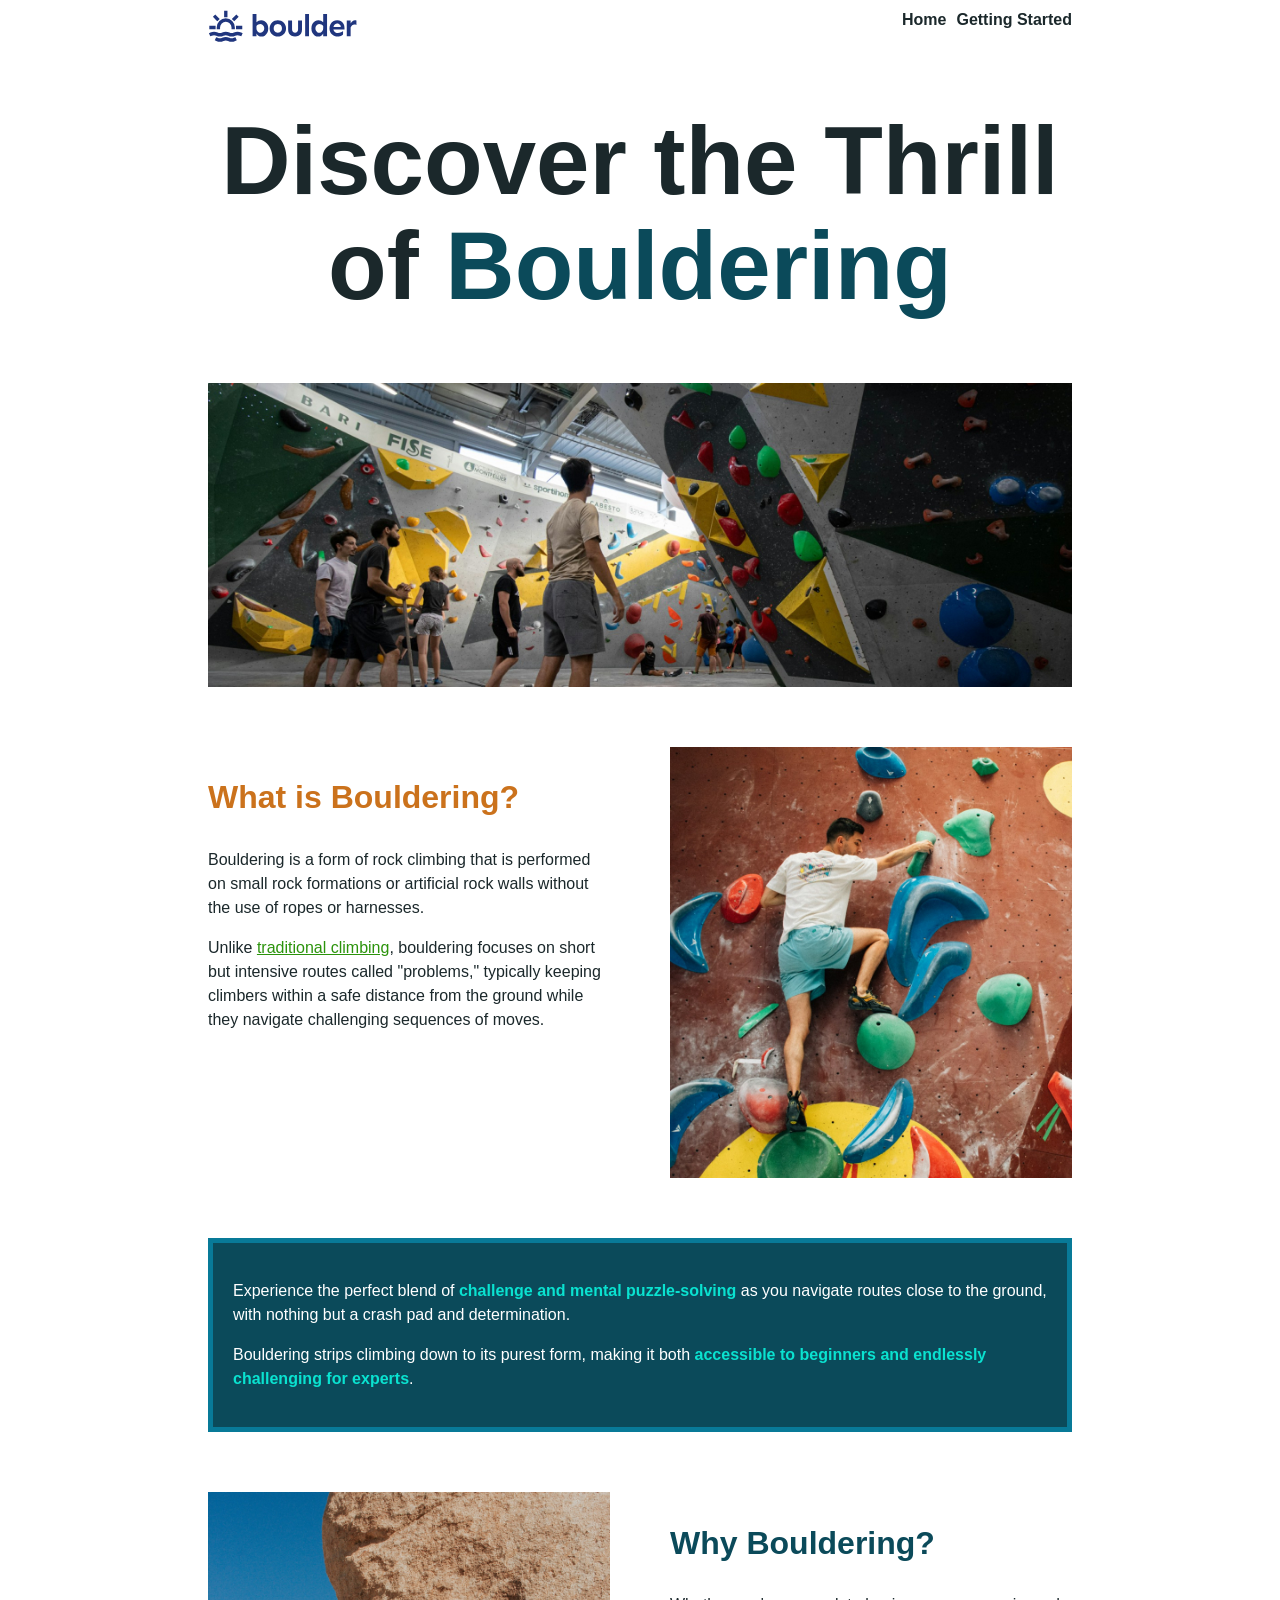
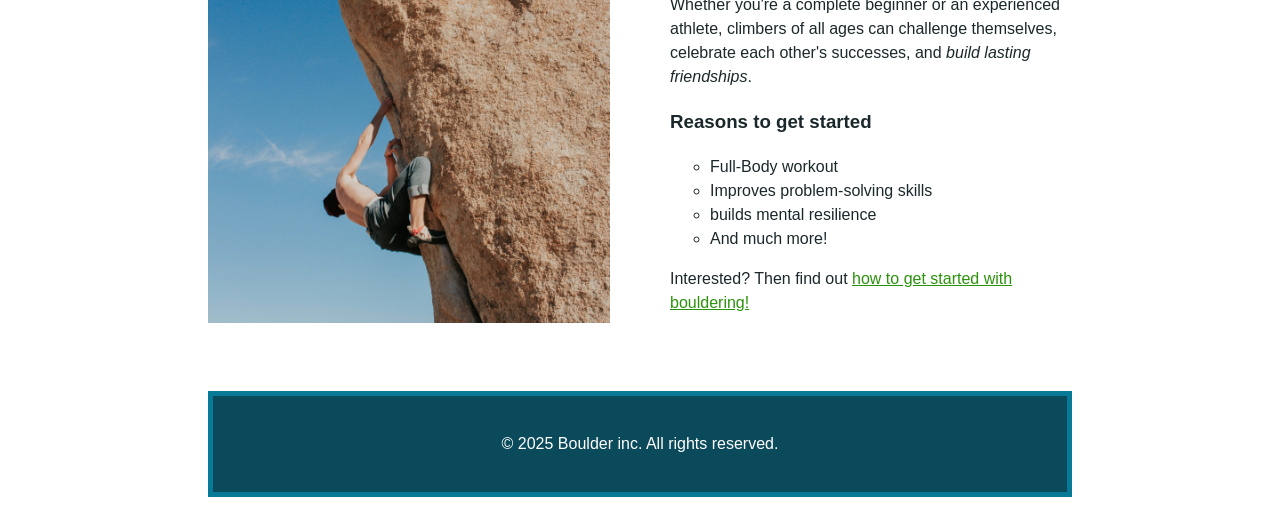
<file: index.html>
<!DOCTYPE html>
<html lang="en">
<head>
    <meta charset="UTF-8">
    <meta name="viewport" content="width=device-width, initial-scale=1.0">
    <link href="css/styles.css" rel="stylesheet">
    <title>Bouldering</title>
</head>
<body>
    <div class="wrapper">
        <header>
            <img src="images/logo.svg" alt="Bouldering Inc" style="width:150px;height:auto;">
        
            <nav class="primary-navigation" aria-label="Primary Navigation">
                <ul>
                    <li><a href="index.html">Home</a></li>
                    <li><a href="getting-started.html">Getting Started</a></li>
                </ul>
            </nav>
        </header>
    </div>
        <main>
            <div class="wrapper">
                <h1>Discover the Thrill of <span class="teal-text">Bouldering</span></h1>
                <img src="images/bouldering-gym.jpg" alt="Bouldering Image" style="width:100%;height:auto;">
            </div>
            <section>
                <div class="wrapper">
                    <div class="two-column-layout">
                        <div>
                            <h2>What is Bouldering?</h2>
                            <p>Bouldering is a form of rock climbing that is performed on small rock formations or artificial rock walls without the use of ropes or harnesses.</p>
                        
                            <p>Unlike <a href="traditionalclimbing.html">traditional climbing</a>, bouldering focuses on short but intensive routes called "problems," typically keeping climbers within a safe distance from the ground while they navigate challenging sequences of moves.</p>
                        </div>
                        <img src="images/what-is-bouldering.jpg" alt="Man attempting a climb">
                    </div>
                </div>                    
                <div class="teal-bg">
                    <div class="wrapper">
                        <p>Experience the perfect blend of <strong>challenge and mental puzzle-solving</strong> as you navigate routes close to the ground, with nothing but a crash pad and determination.</p>
                        <p>Bouldering strips climbing down to its purest form, making it both <strong>accessible to beginners and endlessly challenging for experts</strong>.</p>
                    </div>
                </div>
            </section>
            <div class="wrapper">
                <section>
                    <div class="two-column-layout">
                    <img src="images/why-bouldering.jpg" alt="Climber on a boulder">
                    
                        <div>
                            <h2 class="teal-text">Why Bouldering?</h2>
                            <p>Whether you're a complete beginner or an experienced athlete, climbers of all ages can challenge themselves, celebrate each other's successes, and <em>build lasting friendships</em>.</p>
                                
                                <h3>Reasons to get started</h3>
                                <ul>
                                    <li>Full-Body workout</li>
                                    <li>Improves problem-solving skills</li>
                                    <li>builds mental resilience</li>
                                    <li>And much more!</li>
                                </ul>
                            <p>Interested? Then find out <a href="getting-started.html">how to get started with bouldering!</a></p>
                        </div>
                    </div>
                </section>
            </div>
        </main>
    </div>
        <footer class="teal-bg">
            <p>&copy; 2025 Boulder inc. All rights reserved.</p>
        </footer>
    
</body>
</html>
</file>
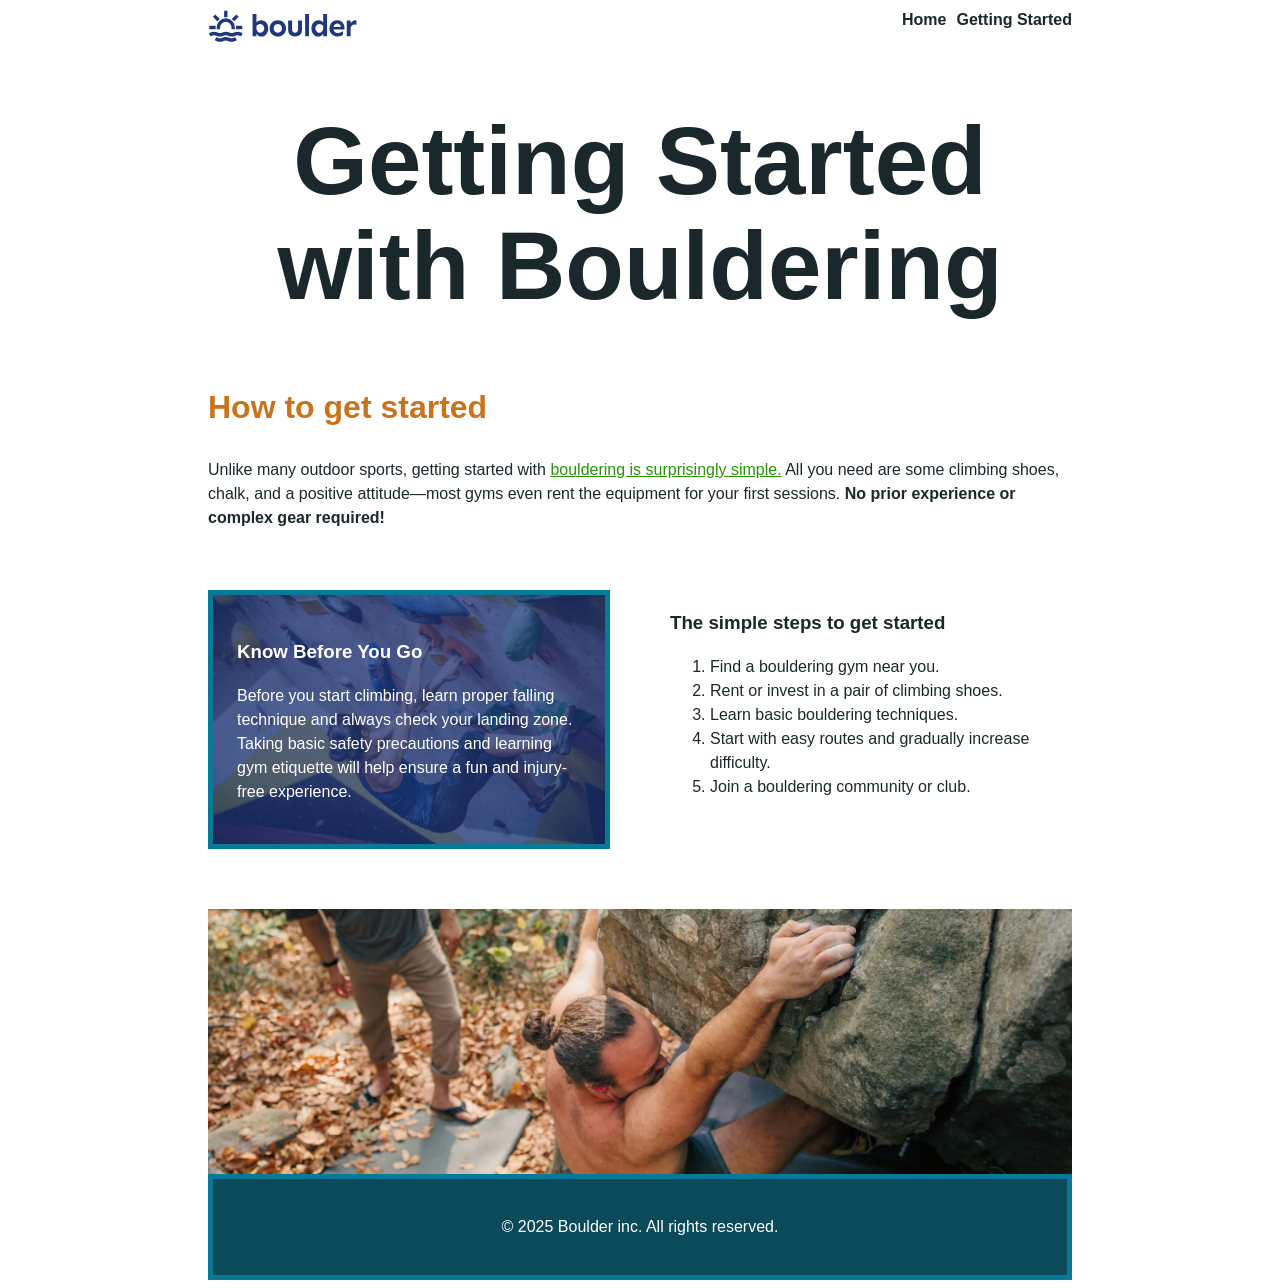
<file: getting-started.html>
<!DOCTYPE html>
<html lang="en">    
<head>
    <meta charset="UTF-8">
    <meta name="viewport" content="width=device-width, initial-scale=1.0">
    <link href="css/styles.css" rel="stylesheet">
    <title>Getting Started</title>
</head>
<body>
    <div class="wrapper"> 
        <header>
            <img src="images/logo.svg" alt="Bouldering Inc" style="width:150px;height:auto;">
        
            <nav class="primary-navigation" aria-label="Primary Navigation">
                <ul>
                    <li><a href="index.html">Home</a></li>
                    <li><a href="getting-started.html">Getting Started</a></li>
                </ul>
            </nav>
        </header>

        <main>
            
            <h1>Getting Started with Bouldering</h1>

        <section>
        </section>
               
                <h2>How to get started</h2>
                <p>Unlike many outdoor sports, getting started with <a href="bouldering-is-simple.html">bouldering is surprisingly simple.</a> All you need are some climbing shoes, chalk, and a positive attitude—most gyms even rent the equipment for your first sessions. <strong>No prior experience or complex gear required!</strong></p>
             <div class="two-column-layout">
                <div class="climber-bg">
                    <h3>Know Before You Go</h3>
                    <p>Before you start climbing, learn proper falling technique and always check your landing zone. Taking basic safety precautions and learning gym etiquette will help ensure a fun and injury-free experience.</p>
                </div>
                <div>
                    <h3>The simple steps to get started</h3>
                    <ol>
                        <li>Find a bouldering gym near you.</li>
                        <li>Rent or invest in a pair of climbing shoes.</li>
                        <li>Learn basic bouldering techniques.</li>
                        <li>Start with easy routes and gradually increase difficulty.</li>
                        <li>Join a bouldering community or club.</li>
                    </ol>
                </div>
            </div>

        </section>
        
        
        <img src="images/getting-started-outdoors.jpg" alt="Getting Started Image" style="width:100%;height:auto;">
        
        </main>
    </div>
    <footer class="teal-bg">
        <p>&copy; 2025 Boulder inc. All rights reserved.</p>
    </footer>
</body>
</html>
</file>
<file: css/styles.css>
/* To clear the default margins and padding */
* { 
    box-sizing: border-box;
}
/* Styles for the body element */
img {
    display: block;
    max-inline-size: 100%;
}
a {
    color: #2b930b;
}
a:hover, a:focus {
    color: #1b282b;
}
body {
    color: #1b282b;
    font-family: sans-serif;
    line-height: 1.5;
    padding: 0px 200px;
}
footer {
    text-align: center;
}
h1 {
    /* color: #4676a9; */
    font-size: 4rem;
    line-height: 1.1;
    text-align: center;
        @media (width > 1000px) {
        font-size: 6rem;
        }    
}
h2 {
    color: #cb721c;
    font-size: 2rem;
    text-align: start;
}
header {
    display: flex;
    justify-content: space-between;
}
section {
    margin-block: 60px;
}
.wrapper {
    max-inline-size: 1000px;
    margin: 0 auto;
}
ul {
    list-style-type: circle;
}
.primary-navigation ul {
    display: flex;
    gap: 10px;
    list-style-type: none;
    margin: 0;
    padding: 0;
}
.primary-navigation a {
    text-decoration: none;
    color: #1b282b;
    font-weight: bold;
}
.primary-navigation a:hover, .primary-navigation a:focus-visible {
    color: #087a98;
}
.two-column-layout {
    display: grid;
    gap: 60px;
    margin-block: 60px;

        @media (width > 1000px) {
        grid-template-columns: 1fr 1fr;    
        }   

}
.climber-bg {
    color: #ffffff;
    background-image: url("../images/simple-steps.jpg");
    background-position: center;
    background-repeat: no-repeat;
    background-size: cover;
    border: 5px solid #087a98;
    padding: 24px;
}
.teal-bg {
    background-color: #0b4a5a;
    border: 5px solid #087a98;
    color: #ffffff;
    padding: 20px;
    /* border-radius: 5px; */
}
.teal-bg strong {
    color: #0ae2d0;
}
.teal-text {
    color: #0b4a5a;
}
</file>
